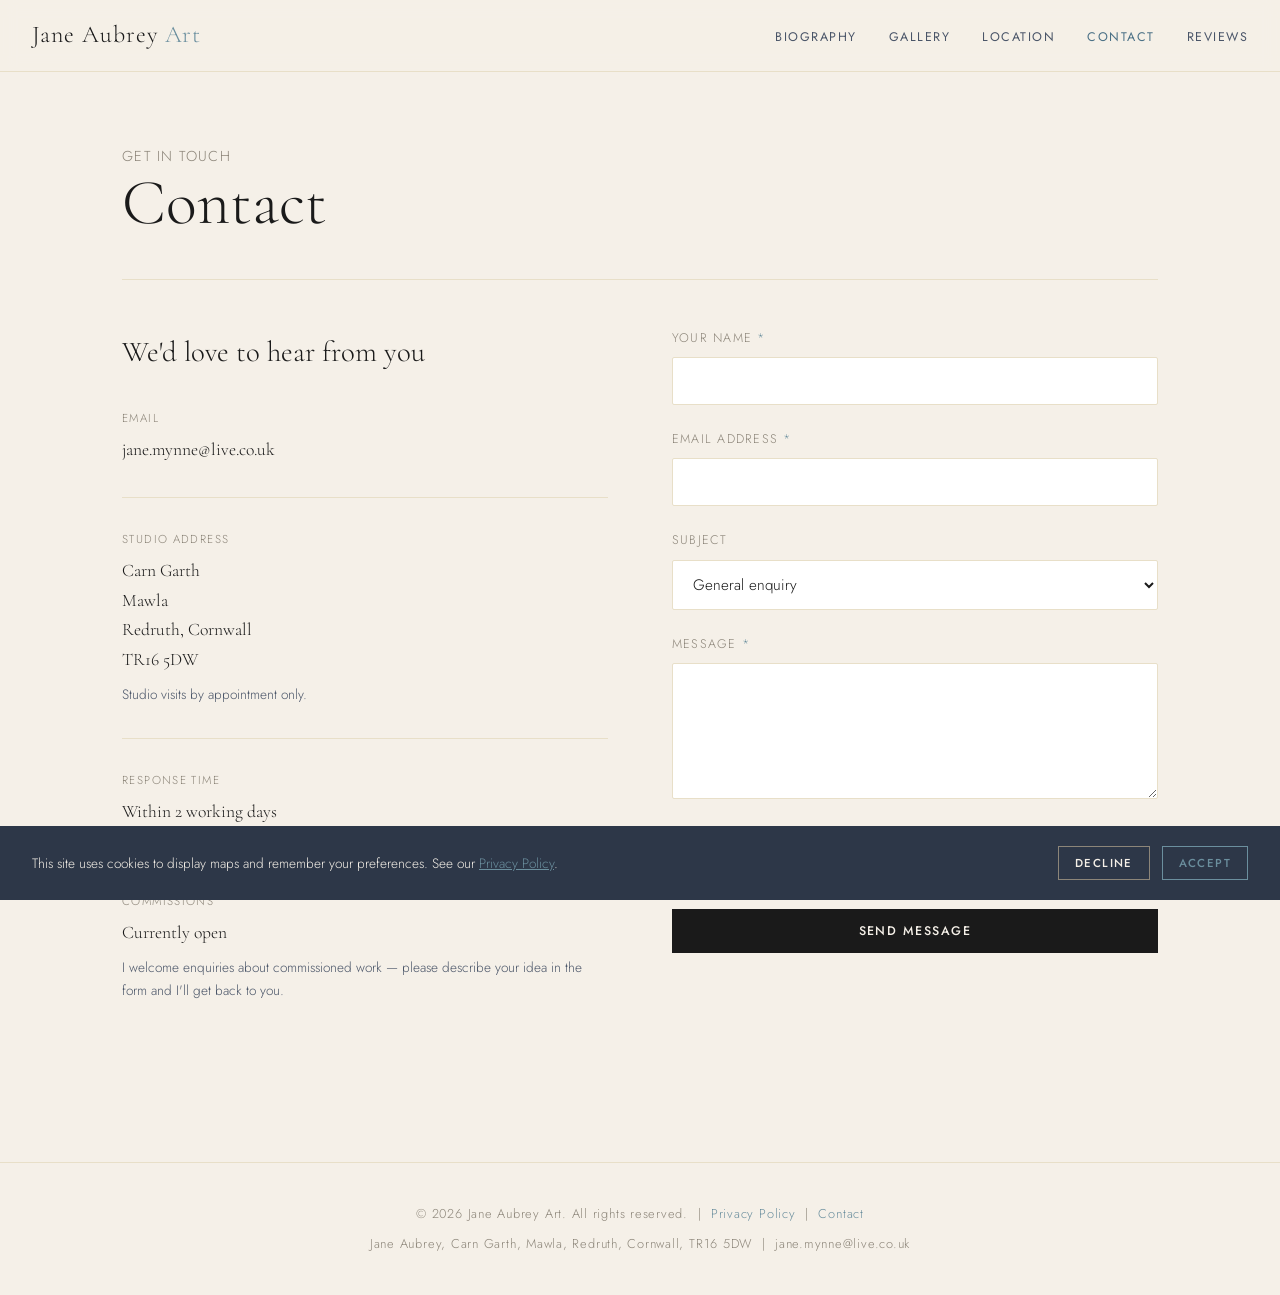
<file: contact.html>
<!DOCTYPE html>
<html lang="en">
<head>
  <meta charset="UTF-8">
  <meta name="viewport" content="width=device-width, initial-scale=1.0">
  <title>Contact — Jane Aubrey Art, Cornwall</title>
  <link rel="stylesheet" href="css/style.css">
  <style>
    .contact-layout {
      display: grid;
      grid-template-columns: 1fr 1fr;
      gap: 4rem;
      margin-bottom: 5rem;
      align-items: start;
    }
    .contact-info h2 {
      font-family: var(--font-display);
      font-size: 1.8rem;
      font-weight: 300;
      margin-bottom: 2rem;
    }
    .contact-block {
      margin-bottom: 2rem;
      padding-bottom: 2rem;
      border-bottom: 1px solid var(--sand);
    }
    .contact-block:last-child { border-bottom: none; }
    .contact-label {
      font-size: 0.72rem;
      letter-spacing: 0.12em;
      text-transform: uppercase;
      color: var(--stone);
      margin-bottom: 0.4rem;
    }
    .contact-value {
      font-family: var(--font-display);
      font-size: 1.1rem;
      color: var(--ink);
    }
    .contact-value a { color: var(--coast); }
    .contact-value a:hover { text-decoration: underline; }
    #success-msg {
      display: none;
      padding: 2rem;
      background: var(--white);
      box-shadow: var(--shadow-card);
      text-align: center;
    }
    #success-msg h3 {
      font-family: var(--font-display);
      font-size: 1.8rem;
      font-weight: 300;
      margin-bottom: 0.75rem;
    }
    @media (max-width: 768px) {
      .contact-layout { grid-template-columns: 1fr; gap: 2rem; }
    }
  </style>
</head>
<body>

  <nav>
    <a href="index.html" class="nav-brand">Jane Aubrey <span>Art</span></a>
    <button class="nav-toggle" aria-label="Open menu">
      <span></span><span></span><span></span>
    </button>
    <ul class="nav-links">
      <li><a href="index.html">Biography</a></li>
      <li><a href="gallery.html">Gallery</a></li>
      <li><a href="location.html">Location</a></li>
      <li><a href="contact.html">Contact</a></li>
      <li><a href="reviews.html">Reviews</a></li>
    </ul>
  </nav>

  <main class="page">
    <div class="page-header">
      <p class="subtitle">Get in touch</p>
      <h1>Contact</h1>
    </div>

    <div class="contact-layout">

      <div class="contact-info">
        <h2>We'd love to hear from you</h2>

        <div class="contact-block">
          <p class="contact-label">Email</p>
          <p class="contact-value">jane.mynne@live.co.uk</p>
        </div>

        <div class="contact-block">
          <p class="contact-label">Studio address</p>
          <p class="contact-value">
            Carn Garth<br>
            Mawla<br>
            Redruth, Cornwall<br>
            TR16 5DW
          </p>
          <p style="font-size:0.85rem;color:var(--slate);margin-top:0.5rem;">Studio visits by appointment only.</p>
        </div>

        <div class="contact-block">
          <p class="contact-label">Response time</p>
          <p class="contact-value">Within 2 working days</p>
        </div>

        <div class="contact-block">
          <p class="contact-label">Commissions</p>
          <p class="contact-value">Currently open</p>
          <p style="font-size:0.85rem;color:var(--slate);margin-top:0.5rem;">
            I welcome enquiries about commissioned work — please describe your idea
            in the form and I'll get back to you.
          </p>
        </div>
      </div>

      <div>
        <form id="contact-form" novalidate>
          <div class="form-group">
            <label for="c-name">Your name <span style="color:var(--coast)">*</span></label>
            <input type="text" id="c-name" name="name" autocomplete="name" required>
          </div>
          <div class="form-group">
            <label for="c-email">Email address <span style="color:var(--coast)">*</span></label>
            <input type="email" id="c-email" name="email" autocomplete="email" required>
          </div>
          <div class="form-group">
            <label for="c-subject">Subject</label>
            <select id="c-subject" name="subject">
              <option value="general">General enquiry</option>
              <option value="commission">Commission enquiry</option>
              <option value="visit">Studio visit</option>
              <option value="press">Press / media</option>
              <option value="other">Other</option>
            </select>
          </div>
          <div class="form-group">
            <label for="c-message">Message <span style="color:var(--coast)">*</span></label>
            <textarea id="c-message" name="message" rows="5" required></textarea>
          </div>
          <div class="form-group" style="display:flex;gap:0.75rem;align-items:flex-start;">
            <input type="checkbox" id="c-gdpr" name="gdpr" required style="width:auto;margin-top:0.2rem;flex-shrink:0;">
            <label for="c-gdpr" style="text-transform:none;font-size:0.85rem;letter-spacing:0;color:var(--slate);">
              I agree that Jane Aubrey may use my details to respond to this enquiry.
              <a href="privacy.html" style="color:var(--coast);">Privacy Policy</a>.
              <span style="color:var(--coast)">*</span>
            </label>
          </div>
          <div id="c-error" style="display:none;color:#b91c1c;font-size:0.85rem;margin-bottom:1rem;"></div>
          <button type="submit" class="btn btn-filled" style="width:100%;">Send message</button>
        </form>

        <div id="success-msg">
          <h3>Message sent</h3>
          <p style="color:var(--slate);">Thank you — I'll be in touch within 2 working days.</p>
        </div>
      </div>

    </div>
  </main>

  <footer>
    <p>
      &copy; <span id="yr"></span> Jane Aubrey Art. All rights reserved. &nbsp;|&nbsp;
      <a href="privacy.html">Privacy Policy</a> &nbsp;|&nbsp;
      <a href="contact.html">Contact</a>
    </p>
    <p style="margin-top:0.5rem;">Jane Aubrey, Carn Garth, Mawla, Redruth, Cornwall, TR16 5DW &nbsp;|&nbsp; jane.mynne@live.co.uk</p>
  </footer>

  <div id="cookie-banner" role="region" aria-label="Cookie consent">
    <p>This site uses cookies to display maps and remember your preferences. See our <a href="privacy.html">Privacy Policy</a>.</p>
    <div class="cookie-actions">
      <button id="cookie-decline" class="btn" style="border-color:var(--stone);color:var(--linen);font-size:0.72rem;padding:0.5rem 1rem;">Decline</button>
      <button id="cookie-accept" class="btn btn-coast" style="font-size:0.72rem;padding:0.5rem 1rem;border-color:var(--coast);color:var(--coast);">Accept</button>
    </div>
  </div>

  <script src="js/main.js"></script>
  <script>
    document.getElementById('yr').textContent = new Date().getFullYear();
    const form   = document.getElementById('contact-form');
    const errBox = document.getElementById('c-error');
    const btn    = form.querySelector('button[type="submit"]');

    form.addEventListener('submit', async e => {
      e.preventDefault();
      errBox.style.display = 'none';

      const name    = document.getElementById('c-name').value.trim();
      const email   = document.getElementById('c-email').value.trim();
      const message = document.getElementById('c-message').value.trim();
      const gdpr    = document.getElementById('c-gdpr').checked;

      if (!name || !email || !message || !gdpr) {
        errBox.textContent = 'Please fill in all required fields and accept the privacy notice.';
        errBox.style.display = 'block';
        return;
      }

      btn.disabled = true;
      btn.textContent = 'Sending…';

      try {
        const res = await fetch('https://formspree.io/f/maqzddab', {
          method: 'POST',
          headers: { 'Accept': 'application/json' },
          body: new FormData(form)
        });
        if (res.ok) {
          form.style.display = 'none';
          document.getElementById('success-msg').style.display = 'block';
        } else {
          throw new Error('server error');
        }
      } catch(err) {
        errBox.textContent = 'Sorry, something went wrong. Please email jane.mynne@live.co.uk directly.';
        errBox.style.display = 'block';
        btn.disabled = false;
        btn.textContent = 'Send message';
      }
    });
  </script>
</body>
</html>
</file>
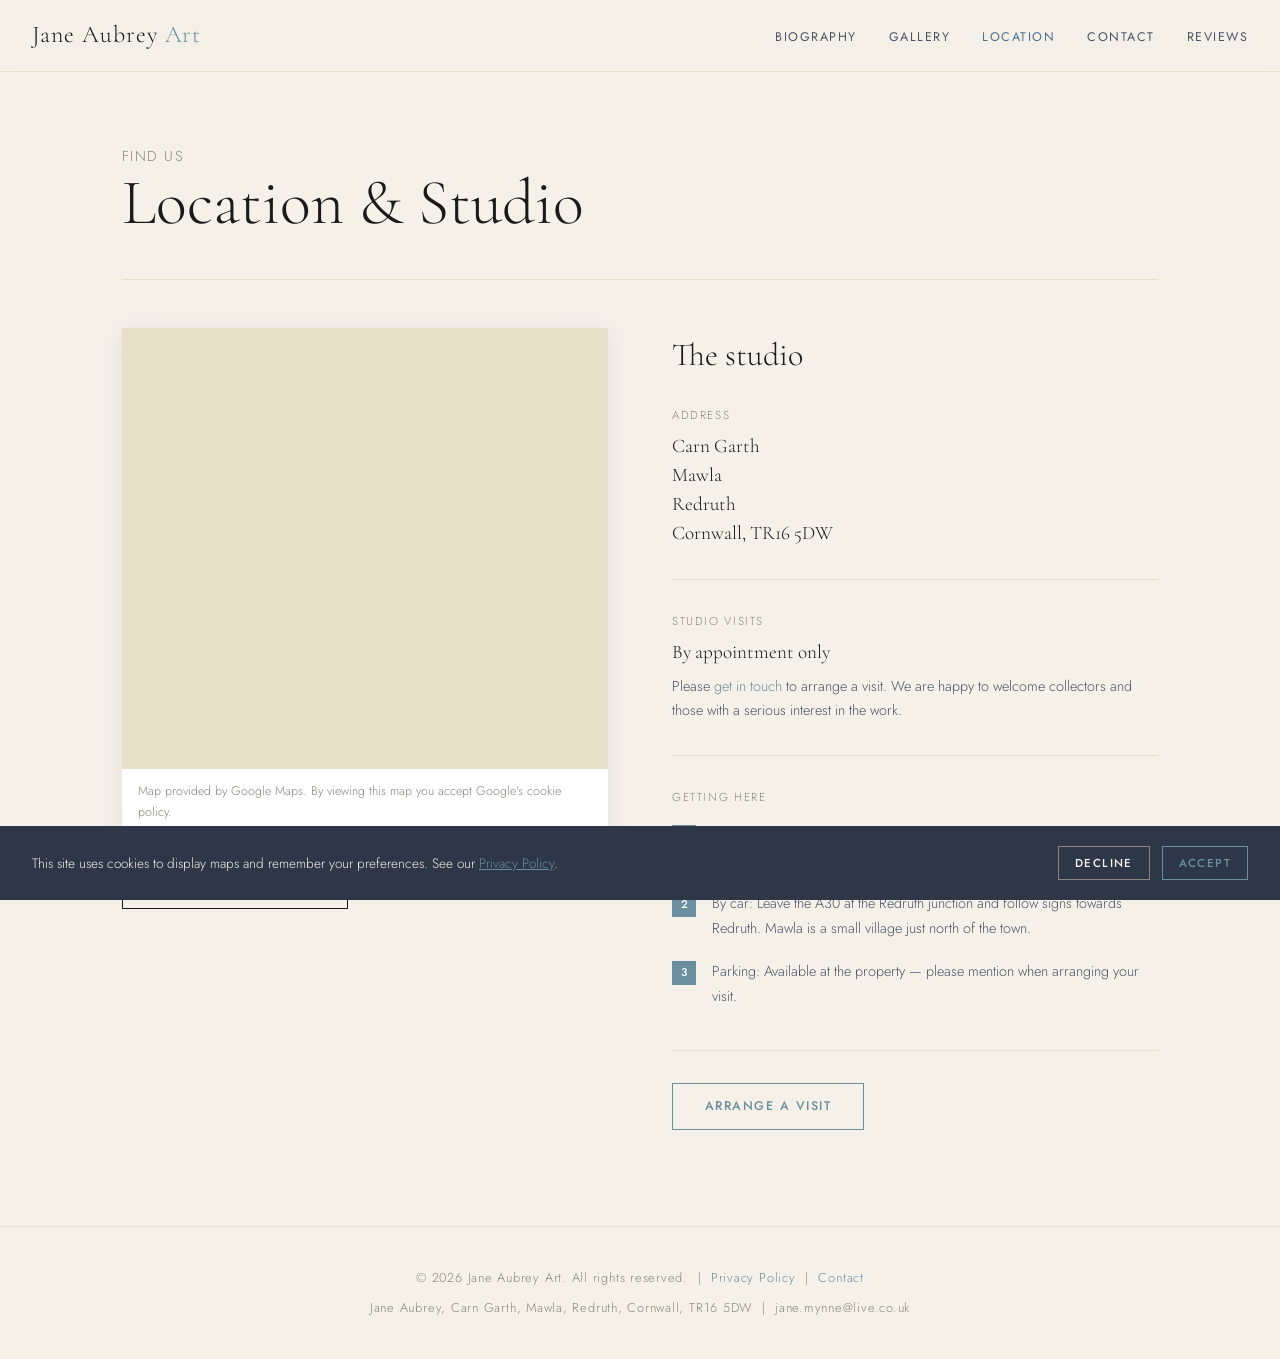
<file: location.html>
<!DOCTYPE html>
<html lang="en">
<head>
  <meta charset="UTF-8">
  <meta name="viewport" content="width=device-width, initial-scale=1.0">
  <title>Location — Jane Aubrey Art, Cornwall</title>
  <link rel="stylesheet" href="css/style.css">
  <style>
    .location-grid {
      display: grid;
      grid-template-columns: 1fr 1fr;
      gap: 4rem;
      align-items: start;
      margin-bottom: 4rem;
    }
    .map-wrap {
      background: var(--sand);
      overflow: hidden;
      box-shadow: var(--shadow-soft);
    }
    .map-wrap iframe {
      display: block;
      width: 100%;
      height: 440px;
      border: none;
    }
    .map-notice {
      padding: 0.75rem 1rem;
      font-size: 0.78rem;
      color: var(--stone);
      border-top: 1px solid var(--sand);
      background: var(--white);
    }
    .location-info h2 {
      font-family: var(--font-display);
      font-size: 2rem;
      font-weight: 300;
      margin-bottom: 1.5rem;
    }
    .location-block {
      margin-bottom: 2rem;
      padding-bottom: 2rem;
      border-bottom: 1px solid var(--sand);
    }
    .location-block:last-child { border-bottom: none; }
    .location-label {
      font-size: 0.72rem;
      letter-spacing: 0.14em;
      text-transform: uppercase;
      color: var(--stone);
      margin-bottom: 0.4rem;
    }
    .location-value {
      font-family: var(--font-display);
      font-size: 1.2rem;
      color: var(--ink);
      line-height: 1.5;
    }
    .location-note {
      font-size: 0.9rem;
      color: var(--slate);
      margin-top: 0.4rem;
    }
    .directions-list { list-style: none; counter-reset: dirs; }
    .directions-list li {
      counter-increment: dirs;
      display: flex;
      gap: 1rem;
      align-items: flex-start;
      padding: 0.6rem 0;
      font-size: 0.9rem;
      color: var(--slate);
    }
    .directions-list li::before {
      content: counter(dirs);
      flex-shrink: 0;
      width: 1.5rem;
      height: 1.5rem;
      background: var(--coast);
      color: var(--white);
      font-size: 0.7rem;
      font-weight: 500;
      display: flex;
      align-items: center;
      justify-content: center;
      margin-top: 0.1rem;
    }
    @media (max-width: 768px) {
      .location-grid { grid-template-columns: 1fr; gap: 2rem; }
    }
  </style>
</head>
<body>

  <nav>
    <a href="index.html" class="nav-brand">Jane Aubrey <span>Art</span></a>
    <button class="nav-toggle" aria-label="Open menu">
      <span></span><span></span><span></span>
    </button>
    <ul class="nav-links">
      <li><a href="index.html">Biography</a></li>
      <li><a href="gallery.html">Gallery</a></li>
      <li><a href="location.html">Location</a></li>
      <li><a href="contact.html">Contact</a></li>
      <li><a href="reviews.html">Reviews</a></li>
    </ul>
  </nav>

  <main class="page">
    <div class="page-header">
      <p class="subtitle">Find us</p>
      <h1>Location &amp; Studio</h1>
    </div>

    <div class="location-grid">

      <div>
        <div class="map-wrap">
          <iframe
            src="https://www.google.com/maps/embed?pb=!1m18!1m12!1m3!1d11837.623640299904!2d-5.235240792500091!3d50.27054776474292!2m3!1f0!2f0!3f0!3m2!1i1024!2i768!4f13.1!3m3!1m2!1s0x486b1f2692875bbf%3A0x5dd0bc42950b570d!2sMawla%2C%20Redruth%20TR16%205DW!5e0!3m2!1sen!2suk!4v1780845458203!5m2!1sen!2suk"
            allowfullscreen=""
            loading="lazy"
            referrerpolicy="no-referrer-when-downgrade"
            title="Map showing studio location in Mawla, Redruth">
          </iframe>
          <p class="map-notice">Map provided by Google Maps. By viewing this map you accept Google's cookie policy.</p>
        </div>
        <div class="mt-1">
          <a href="https://maps.google.com/?q=Mawla,Redruth,Cornwall,TR16+5DW" target="_blank" rel="noopener" class="btn mt-1" style="font-size:0.75rem;padding:0.6rem 1.25rem;">
            Open in Google Maps ↗
          </a>
        </div>
      </div>

      <div class="location-info">
        <h2>The studio</h2>

        <div class="location-block">
          <p class="location-label">Address</p>
          <p class="location-value">
            Carn Garth<br>
            Mawla<br>
            Redruth<br>
            Cornwall, TR16 5DW
          </p>
        </div>

        <div class="location-block">
          <p class="location-label">Studio visits</p>
          <p class="location-value">By appointment only</p>
          <p class="location-note">
            Please <a href="contact.html" style="color:var(--coast);">get in touch</a> to arrange a visit.
            We are happy to welcome collectors and those with a serious interest in the work.
          </p>
        </div>

        <div class="location-block">
          <p class="location-label">Getting here</p>
          <ul class="directions-list">
            <li>By train: Redruth station is on the main Penzance to London Paddington line. Mawla is a short taxi ride from the station.</li>
            <li>By car: Leave the A30 at the Redruth junction and follow signs towards Redruth. Mawla is a small village just north of the town.</li>
            <li>Parking: Available at the property — please mention when arranging your visit.</li>
          </ul>
        </div>

        <a href="contact.html" class="btn btn-coast">Arrange a visit</a>
      </div>

    </div>
  </main>

  <footer>
    <p>
      &copy; <span id="yr"></span> Jane Aubrey Art. All rights reserved. &nbsp;|&nbsp;
      <a href="privacy.html">Privacy Policy</a> &nbsp;|&nbsp;
      <a href="contact.html">Contact</a>
    </p>
    <p style="margin-top:0.5rem;">Jane Aubrey, Carn Garth, Mawla, Redruth, Cornwall, TR16 5DW &nbsp;|&nbsp; jane.mynne@live.co.uk</p>
  </footer>

  <div id="cookie-banner" role="region" aria-label="Cookie consent">
    <p>This site uses cookies to display maps and remember your preferences. See our <a href="privacy.html">Privacy Policy</a>.</p>
    <div class="cookie-actions">
      <button id="cookie-decline" class="btn" style="border-color:var(--stone);color:var(--linen);font-size:0.72rem;padding:0.5rem 1rem;">Decline</button>
      <button id="cookie-accept" class="btn btn-coast" style="font-size:0.72rem;padding:0.5rem 1rem;border-color:var(--coast);color:var(--coast);">Accept</button>
    </div>
  </div>

  <script src="js/main.js"></script>
  <script>document.getElementById('yr').textContent = new Date().getFullYear();</script>
</body>
</html>
</file>
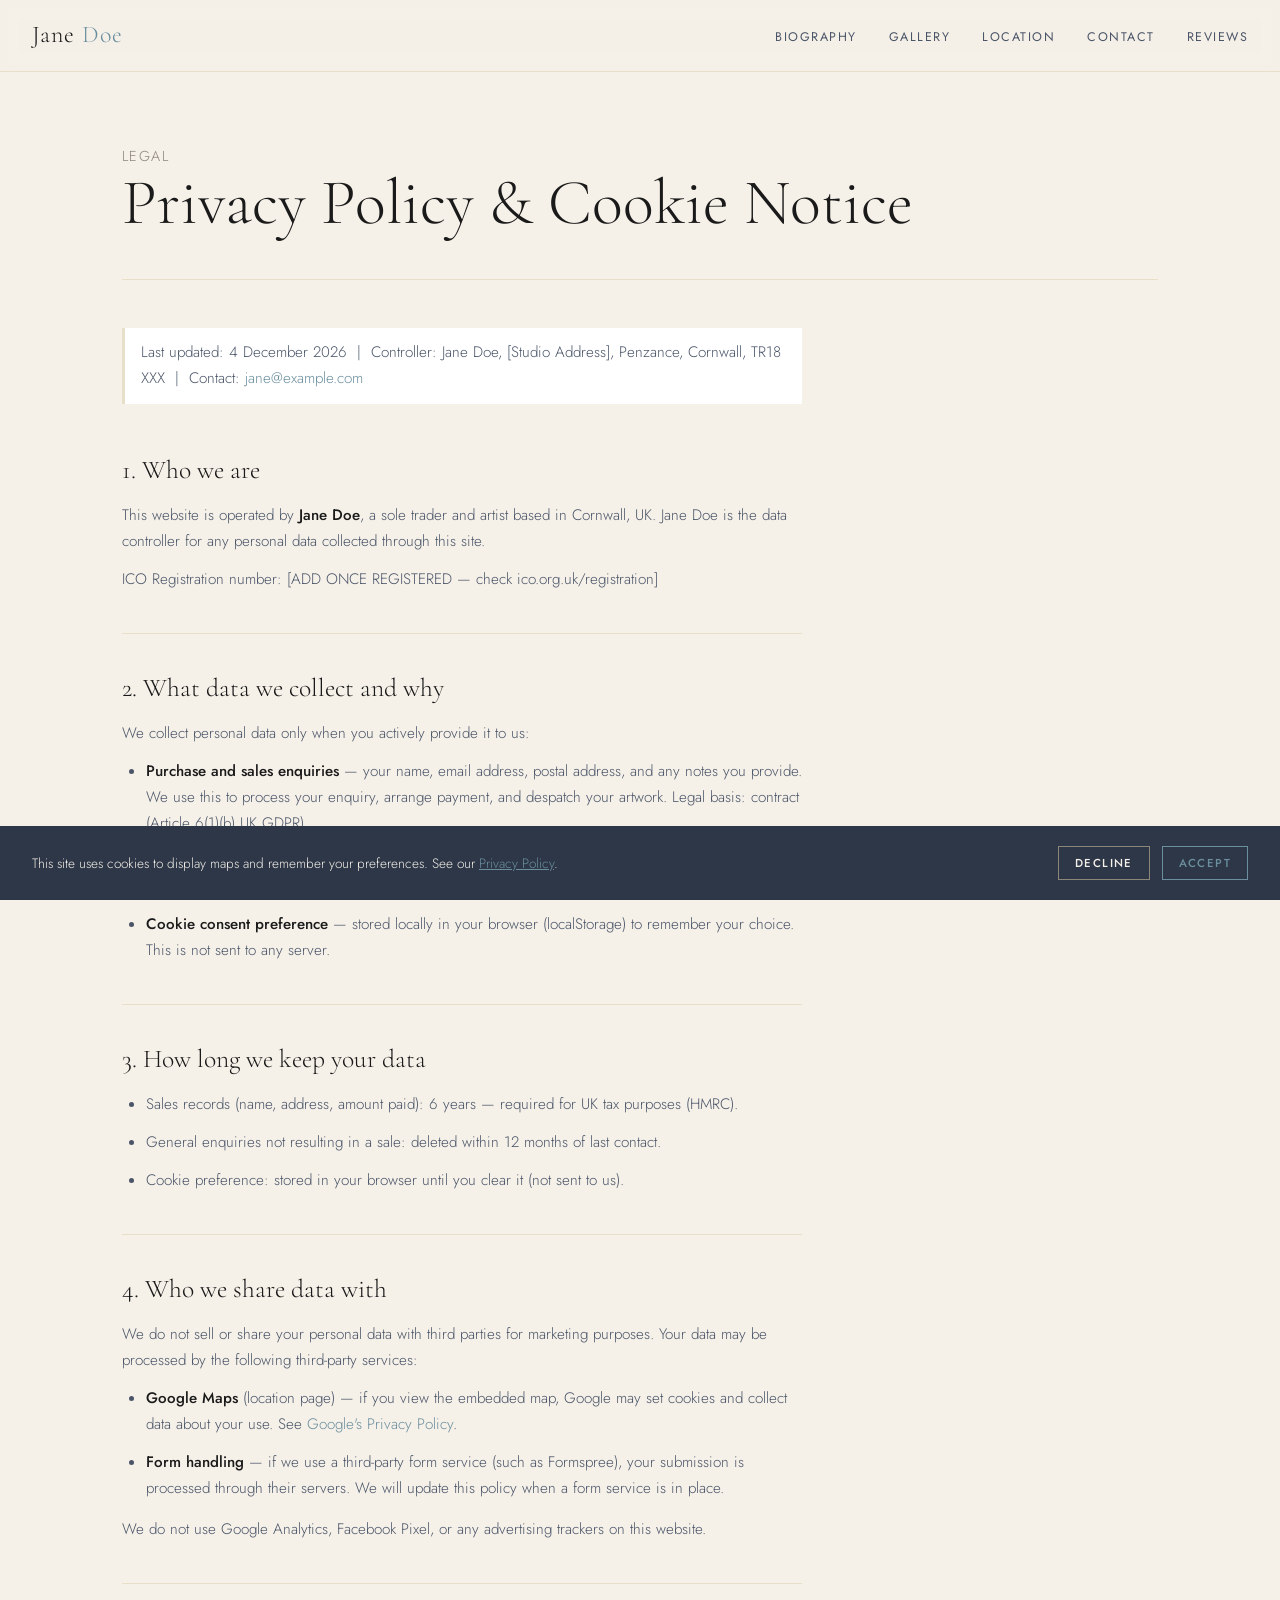
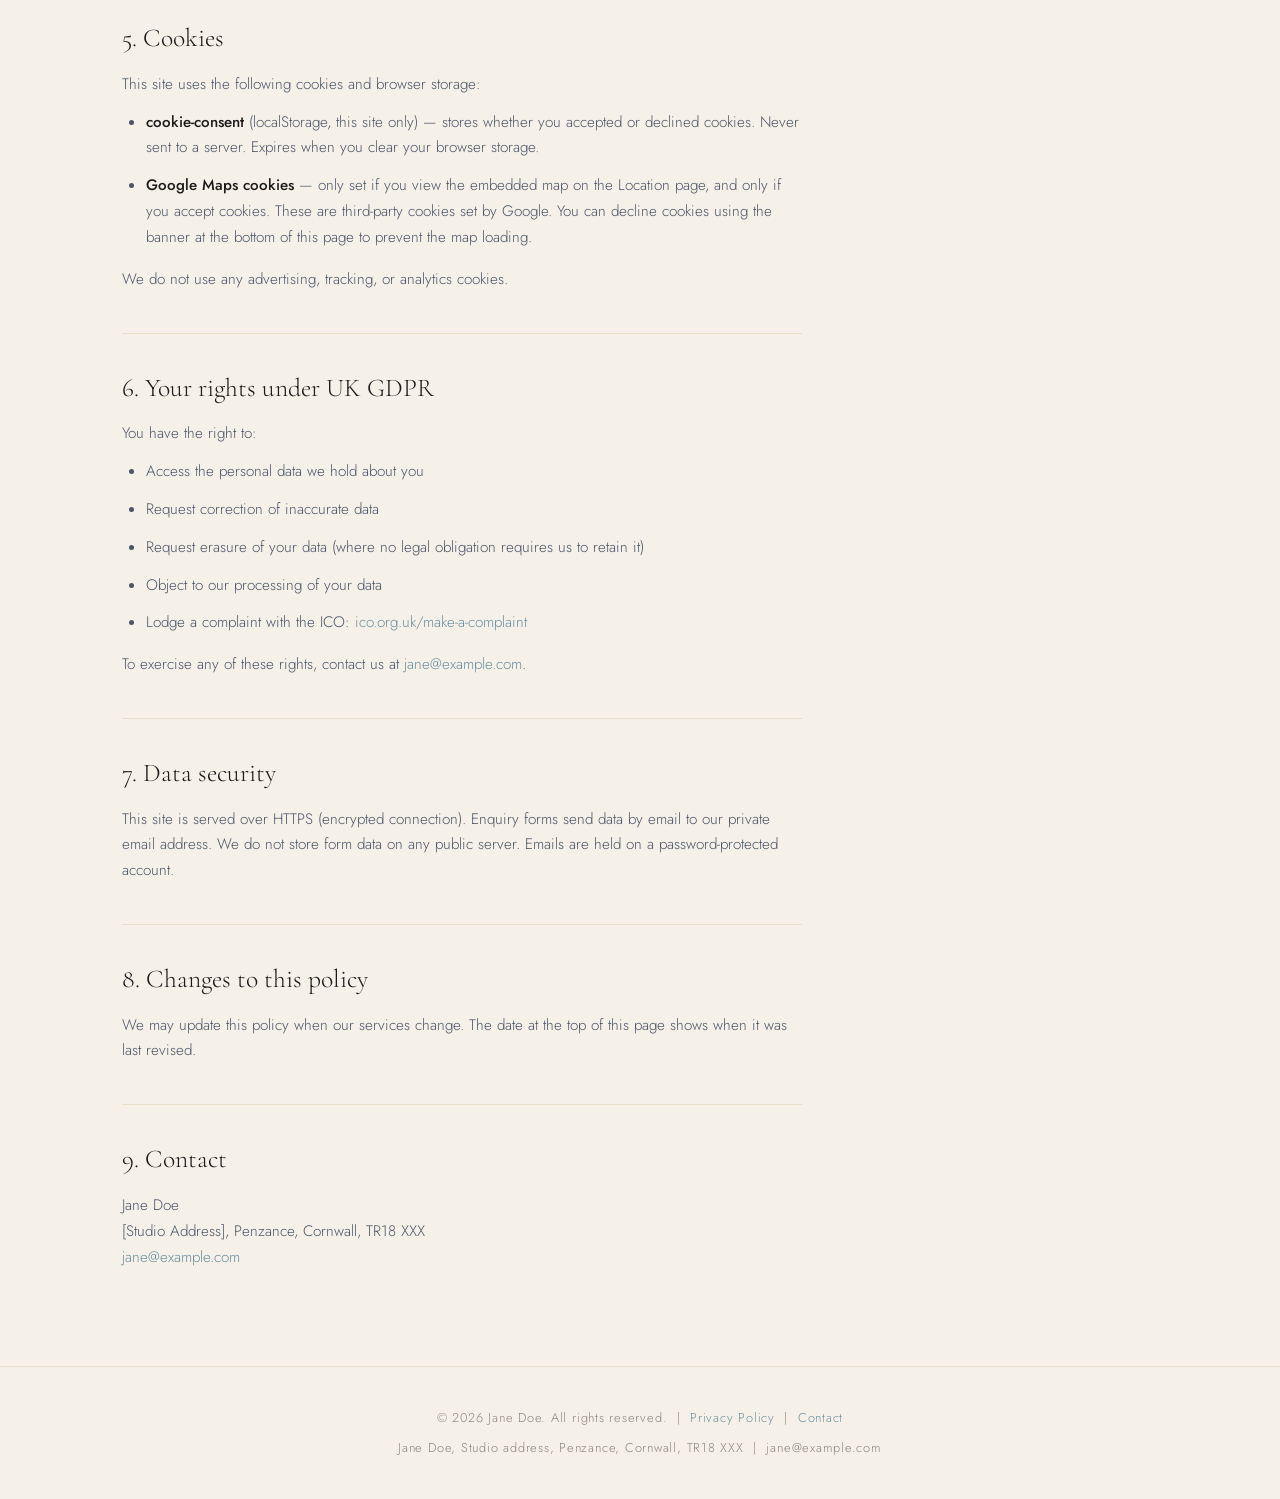
<file: privacy.html>
<!DOCTYPE html>
<html lang="en">
<head>
  <meta charset="UTF-8">
  <meta name="viewport" content="width=device-width, initial-scale=1.0">
  <title>Privacy Policy — Jane Doe, Cornwall</title>
  <link rel="stylesheet" href="css/style.css">
  <style>
    .policy-body { max-width: 680px; margin-bottom: 5rem; }
    .policy-body h2 {
      font-family: var(--font-display);
      font-size: 1.6rem;
      font-weight: 300;
      margin: 2.5rem 0 0.75rem;
      padding-top: 2rem;
      border-top: 1px solid var(--sand);
    }
    .policy-body h2:first-of-type { border-top: none; margin-top: 0; }
    .policy-body p, .policy-body li {
      color: var(--slate);
      margin-bottom: 0.75rem;
      font-size: 0.95rem;
    }
    .policy-body ul {
      padding-left: 1.5rem;
      margin-bottom: 1rem;
    }
    .policy-body strong { color: var(--ink); font-weight: 500; }
    .policy-body a { color: var(--coast); }
    .policy-body a:hover { text-decoration: underline; }
    .policy-meta {
      font-size: 0.8rem;
      color: var(--stone);
      margin-bottom: 2.5rem;
      padding: 0.75rem 1rem;
      background: var(--white);
      border-left: 3px solid var(--sand);
    }
  </style>
</head>
<body>

  <nav>
    <a href="index.html" class="nav-brand">Jane <span>Doe</span></a>
    <button class="nav-toggle" aria-label="Open menu">
      <span></span><span></span><span></span>
    </button>
    <ul class="nav-links">
      <li><a href="index.html">Biography</a></li>
      <li><a href="gallery.html">Gallery</a></li>
      <li><a href="location.html">Location</a></li>
      <li><a href="contact.html">Contact</a></li>
      <li><a href="reviews.html">Reviews</a></li>
    </ul>
  </nav>

  <main class="page">
    <div class="page-header">
      <p class="subtitle">Legal</p>
      <h1>Privacy Policy &amp; Cookie Notice</h1>
    </div>

    <div class="policy-body">
      <p class="policy-meta">
        Last updated: <span id="policy-date"></span> &nbsp;|&nbsp;
        Controller: Jane Doe, [Studio Address], Penzance, Cornwall, TR18 XXX &nbsp;|&nbsp;
        Contact: <a href="mailto:jane@example.com">jane@example.com</a>
      </p>

      <h2>1. Who we are</h2>
      <p>
        This website is operated by <strong>Jane Doe</strong>, a sole trader and artist based in Cornwall, UK. 
        Jane Doe is the data controller for any personal data collected through this site.
      </p>
      <p>
        <!-- EDIT: Add ICO registration number once registered -->
        ICO Registration number: [ADD ONCE REGISTERED — check ico.org.uk/registration]
      </p>

      <h2>2. What data we collect and why</h2>
      <p>We collect personal data only when you actively provide it to us:</p>
      <ul>
        <li>
          <strong>Purchase and sales enquiries</strong> — your name, email address, postal address, and any notes 
          you provide. We use this to process your enquiry, arrange payment, and despatch your artwork. 
          Legal basis: contract (Article 6(1)(b) UK GDPR).
        </li>
        <li>
          <strong>General contact messages</strong> — your name and email address. We use this solely to respond 
          to your message. Legal basis: legitimate interests (Article 6(1)(f) UK GDPR).
        </li>
        <li>
          <strong>Cookie consent preference</strong> — stored locally in your browser (localStorage) to remember 
          your choice. This is not sent to any server.
        </li>
      </ul>

      <h2>3. How long we keep your data</h2>
      <ul>
        <li>Sales records (name, address, amount paid): 6 years — required for UK tax purposes (HMRC).</li>
        <li>General enquiries not resulting in a sale: deleted within 12 months of last contact.</li>
        <li>Cookie preference: stored in your browser until you clear it (not sent to us).</li>
      </ul>

      <h2>4. Who we share data with</h2>
      <p>
        We do not sell or share your personal data with third parties for marketing purposes. 
        Your data may be processed by the following third-party services:
      </p>
      <ul>
        <li>
          <strong>Google Maps</strong> (location page) — if you view the embedded map, Google may set cookies 
          and collect data about your use. See 
          <a href="https://policies.google.com/privacy" target="_blank" rel="noopener">Google's Privacy Policy</a>.
        </li>
        <li>
          <strong>Form handling</strong> — if we use a third-party form service (such as Formspree), 
          your submission is processed through their servers. We will update this policy when a 
          form service is in place.
        </li>
      </ul>
      <p>
        We do not use Google Analytics, Facebook Pixel, or any advertising trackers on this website.
      </p>

      <h2>5. Cookies</h2>
      <p>This site uses the following cookies and browser storage:</p>
      <ul>
        <li>
          <strong>cookie-consent</strong> (localStorage, this site only) — stores whether you accepted or 
          declined cookies. Never sent to a server. Expires when you clear your browser storage.
        </li>
        <li>
          <strong>Google Maps cookies</strong> — only set if you view the embedded map on the Location page, 
          and only if you accept cookies. These are third-party cookies set by Google. You can decline 
          cookies using the banner at the bottom of this page to prevent the map loading.
        </li>
      </ul>
      <p>
        We do not use any advertising, tracking, or analytics cookies.
      </p>

      <h2>6. Your rights under UK GDPR</h2>
      <p>You have the right to:</p>
      <ul>
        <li>Access the personal data we hold about you</li>
        <li>Request correction of inaccurate data</li>
        <li>Request erasure of your data (where no legal obligation requires us to retain it)</li>
        <li>Object to our processing of your data</li>
        <li>Lodge a complaint with the ICO: <a href="https://ico.org.uk/make-a-complaint/" target="_blank" rel="noopener">ico.org.uk/make-a-complaint</a></li>
      </ul>
      <p>To exercise any of these rights, contact us at <a href="mailto:jane@example.com">jane@example.com</a>.</p>

      <h2>7. Data security</h2>
      <p>
        This site is served over HTTPS (encrypted connection). Enquiry forms send data by email to our 
        private email address. We do not store form data on any public server. Emails are held on 
        a password-protected account.
      </p>

      <h2>8. Changes to this policy</h2>
      <p>
        We may update this policy when our services change. The date at the top of this page shows 
        when it was last revised.
      </p>

      <h2>9. Contact</h2>
      <p>
        Jane Doe<br>
        [Studio Address], Penzance, Cornwall, TR18 XXX<br>
        <a href="mailto:jane@example.com">jane@example.com</a>
      </p>
    </div>
  </main>

  <footer>
    <p>&copy; <span id="yr"></span> Jane Doe. All rights reserved. &nbsp;|&nbsp; <a href="privacy.html">Privacy Policy</a> &nbsp;|&nbsp; <a href="contact.html">Contact</a></p>
    <p style="margin-top:0.5rem;">Jane Doe, Studio address, Penzance, Cornwall, TR18 XXX &nbsp;|&nbsp; jane@example.com</p>
  </footer>

  <div id="cookie-banner" role="region" aria-label="Cookie consent">
    <p>This site uses cookies to display maps and remember your preferences. See our <a href="privacy.html">Privacy Policy</a>.</p>
    <div class="cookie-actions">
      <button id="cookie-decline" class="btn" style="border-color:var(--stone);color:var(--linen);font-size:0.72rem;padding:0.5rem 1rem;">Decline</button>
      <button id="cookie-accept" class="btn btn-coast" style="font-size:0.72rem;padding:0.5rem 1rem;border-color:var(--coast);color:var(--coast);">Accept</button>
    </div>
  </div>

  <script src="js/main.js"></script>
  <script>
    document.getElementById('yr').textContent = new Date().getFullYear();
    // Show policy date
    document.getElementById('policy-date').textContent =
      new Date().toLocaleDateString('en-GB', {day:'numeric', month:'long', year:'numeric'});
  </script>
</body>
</html>
</file>
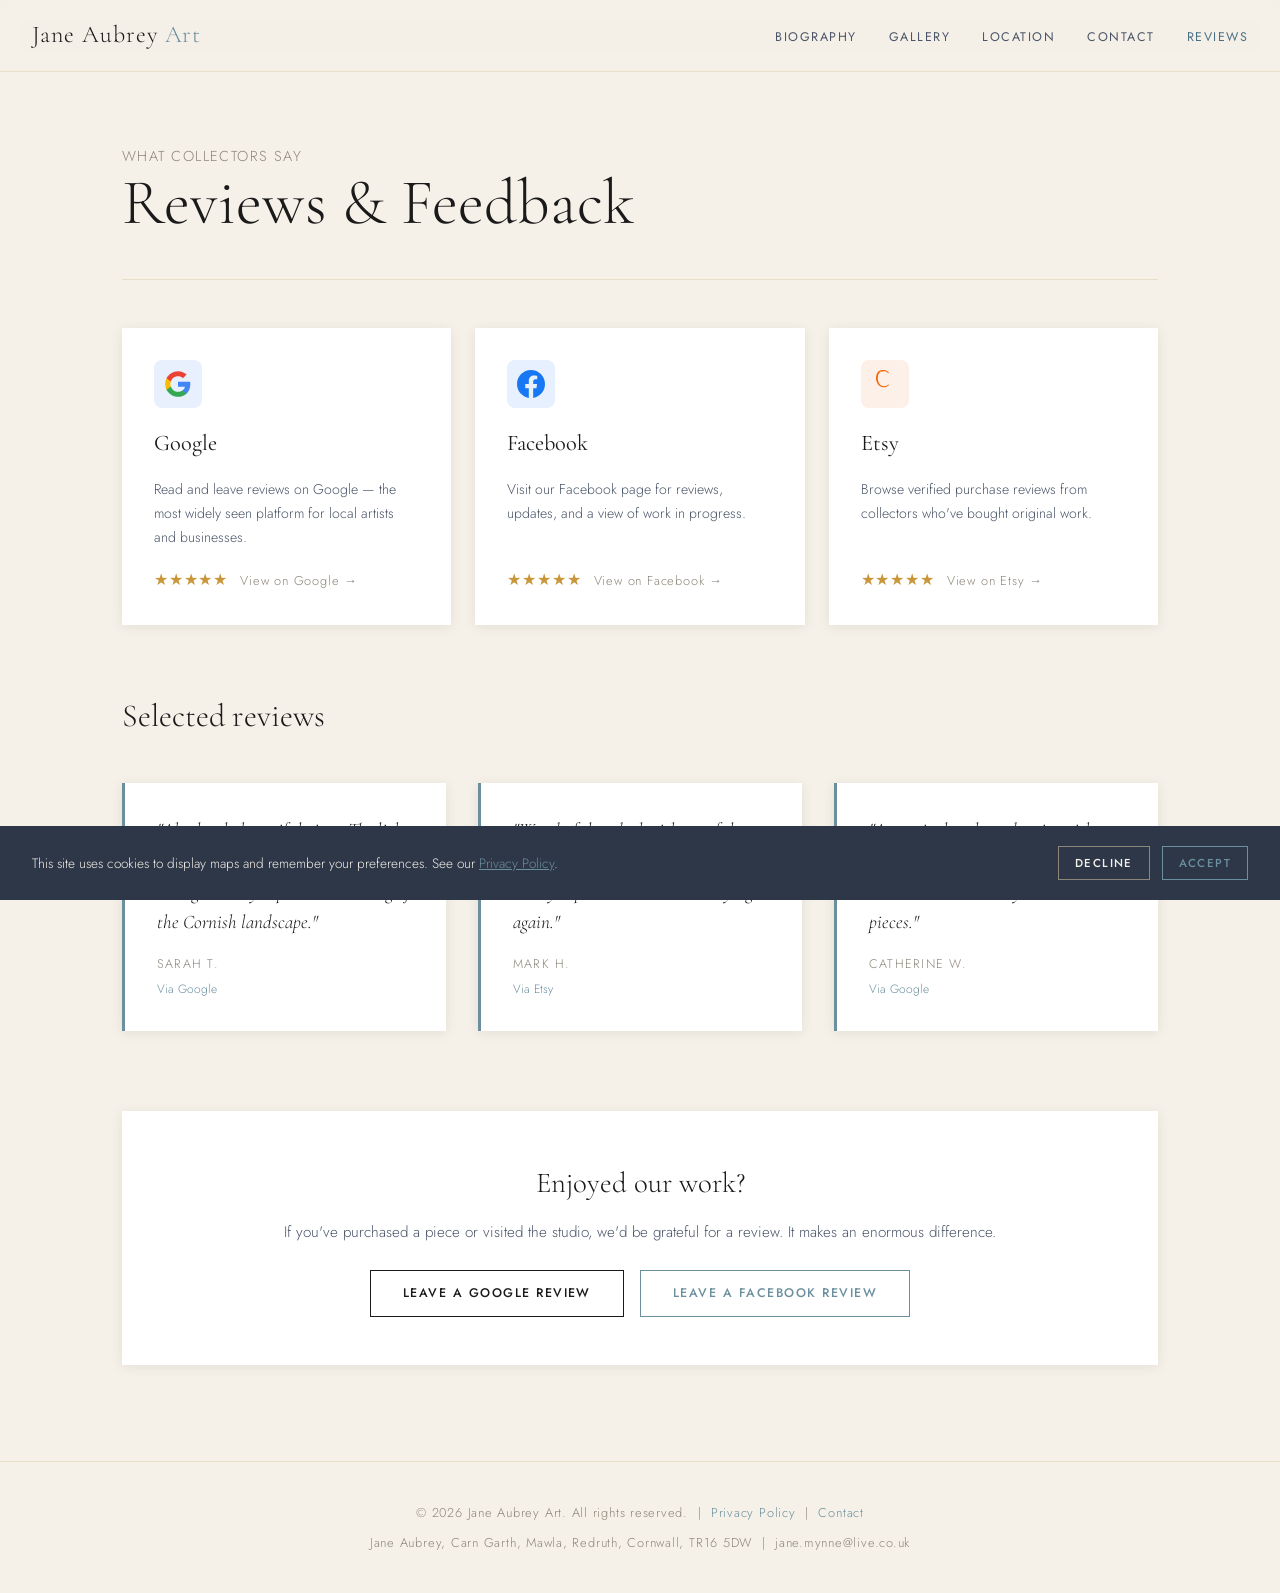
<file: reviews.html>
<!DOCTYPE html>
<html lang="en">
<head>
  <meta charset="UTF-8">
  <meta name="viewport" content="width=device-width, initial-scale=1.0">
  <title>Reviews — Jane Aubrey Art, Cornwall</title>
  <link rel="stylesheet" href="css/style.css">
  <style>
    .review-platforms {
      display: grid;
      grid-template-columns: repeat(auto-fill, minmax(280px, 1fr));
      gap: 1.5rem;
      margin-bottom: 4rem;
    }
    .platform-card {
      background: var(--white);
      box-shadow: var(--shadow-card);
      padding: 2rem;
      display: flex;
      flex-direction: column;
      gap: 1rem;
      transition: transform 0.2s, box-shadow 0.2s;
    }
    .platform-card:hover { transform: translateY(-3px); box-shadow: var(--shadow-soft); }
    .platform-icon {
      width: 48px;
      height: 48px;
      border-radius: 8px;
      display: flex;
      align-items: center;
      justify-content: center;
      font-size: 1.4rem;
    }
    .platform-name { font-family: var(--font-display); font-size: 1.4rem; font-weight: 400; }
    .platform-desc { font-size: 0.88rem; color: var(--slate); flex: 1; }
    .platform-rating { font-size: 1rem; color: #c9963a; letter-spacing: 0.05em; }
    .platform-rating span { color: var(--stone); font-size: 0.8rem; margin-left: 0.4rem; }
    .quotes-section { margin-bottom: 5rem; }
    .quotes-section h2 {
      font-family: var(--font-display);
      font-size: 2rem;
      font-weight: 300;
      margin-bottom: 2.5rem;
    }
    .quotes-grid {
      display: grid;
      grid-template-columns: repeat(auto-fill, minmax(300px, 1fr));
      gap: 2rem;
    }
    .quote-card {
      padding: 2rem;
      border-left: 3px solid var(--coast);
      background: var(--white);
      box-shadow: var(--shadow-card);
    }
    .quote-text {
      font-family: var(--font-display);
      font-size: 1.2rem;
      font-weight: 300;
      font-style: italic;
      line-height: 1.6;
      color: var(--ink);
      margin-bottom: 1rem;
    }
    .quote-author { font-size: 0.78rem; letter-spacing: 0.1em; text-transform: uppercase; color: var(--stone); }
    .quote-source { font-size: 0.75rem; color: var(--coast); margin-top: 0.2rem; }
    .review-cta {
      text-align: center;
      padding: 3rem;
      background: var(--white);
      box-shadow: var(--shadow-card);
      margin-bottom: 4rem;
    }
    .review-cta h3 { font-family: var(--font-display); font-size: 1.8rem; font-weight: 300; margin-bottom: 0.75rem; }
    .review-cta p { color: var(--slate); margin-bottom: 1.5rem; font-size: 0.95rem; }
    .review-cta .cta-links { display: flex; gap: 1rem; justify-content: center; flex-wrap: wrap; }
  </style>
</head>
<body>

  <nav>
    <a href="index.html" class="nav-brand">Jane Aubrey <span>Art</span></a>
    <button class="nav-toggle" aria-label="Open menu">
      <span></span><span></span><span></span>
    </button>
    <ul class="nav-links">
      <li><a href="index.html">Biography</a></li>
      <li><a href="gallery.html">Gallery</a></li>
      <li><a href="location.html">Location</a></li>
      <li><a href="contact.html">Contact</a></li>
      <li><a href="reviews.html">Reviews</a></li>
    </ul>
  </nav>

  <main class="page">
    <div class="page-header">
      <p class="subtitle">What collectors say</p>
      <h1>Reviews &amp; Feedback</h1>
    </div>

    <div class="review-platforms">
      <a href="#" class="platform-card">
        <div class="platform-icon" style="background:#e8f0fe;">
          <svg width="28" height="28" viewBox="0 0 24 24" fill="none">
            <path d="M22.56 12.25c0-.78-.07-1.53-.2-2.25H12v4.26h5.92c-.26 1.37-1.04 2.53-2.21 3.31v2.77h3.57c2.08-1.92 3.28-4.74 3.28-8.09z" fill="#4285F4"/>
            <path d="M12 23c2.97 0 5.46-.98 7.28-2.66l-3.57-2.77c-.98.66-2.23 1.06-3.71 1.06-2.86 0-5.29-1.93-6.16-4.53H2.18v2.84C3.99 20.53 7.7 23 12 23z" fill="#34A853"/>
            <path d="M5.84 14.09c-.22-.66-.35-1.36-.35-2.09s.13-1.43.35-2.09V7.07H2.18C1.43 8.55 1 10.22 1 12s.43 3.45 1.18 4.93l2.85-2.22.81-.62z" fill="#FBBC05"/>
            <path d="M12 5.38c1.62 0 3.06.56 4.21 1.64l3.15-3.15C17.45 2.09 14.97 1 12 1 7.7 1 3.99 3.47 2.18 7.07l3.66 2.84c.87-2.6 3.3-4.53 6.16-4.53z" fill="#EA4335"/>
          </svg>
        </div>
        <p class="platform-name">Google</p>
        <p class="platform-desc">Read and leave reviews on Google — the most widely seen platform for local artists and businesses.</p>
        <p class="platform-rating">★★★★★ <span>View on Google →</span></p>
      </a>

      <a href="#" class="platform-card">
        <div class="platform-icon" style="background:#e7f0fe;">
          <svg width="28" height="28" viewBox="0 0 24 24" fill="#1877F2">
            <path d="M24 12.073c0-6.627-5.373-12-12-12s-12 5.373-12 12c0 5.99 4.388 10.954 10.125 11.854v-8.385H7.078v-3.47h3.047V9.43c0-3.007 1.792-4.669 4.533-4.669 1.312 0 2.686.235 2.686.235v2.953H15.83c-1.491 0-1.956.925-1.956 1.874v2.25h3.328l-.532 3.47h-2.796v8.385C19.612 23.027 24 18.062 24 12.073z"/>
          </svg>
        </div>
        <p class="platform-name">Facebook</p>
        <p class="platform-desc">Visit our Facebook page for reviews, updates, and a view of work in progress.</p>
        <p class="platform-rating">★★★★★ <span>View on Facebook →</span></p>
      </a>

      <a href="#" class="platform-card">
        <div class="platform-icon" style="background:#fdf0e8;">
          <svg width="28" height="28" viewBox="0 0 24 24" fill="#F56400">
            <path d="M9.51 1.4c.39-.25.9-.37 1.55-.37 1.23 0 2.33.42 3.29 1.27l.59.54.42-.62C14.71 1.44 14 .76 13.01.37 12.04 0 10.99 0 9.87 0c-1.1 0-2.09.3-2.97.9-.87.6-1.52 1.43-1.95 2.47C4.5 4.43 4.28 5.6 4.28 6.92c0 1.38.28 2.67.84 3.89.56 1.22 1.34 2.2 2.34 2.95.99.74 2.13 1.12 3.41 1.12.72 0 1.47-.15 2.23-.44.76-.3 1.4-.7 1.9-1.22l.43-.45-.52-.41c-.56.55-1.16.97-1.82 1.24-.65.28-1.31.41-1.98.41-1.01 0-1.93-.31-2.74-.93-.81-.62-1.44-1.47-1.89-2.56-.45-1.09-.67-2.27-.67-3.57 0-1.24.21-2.33.63-3.28.41-.97.97-1.73 1.67-2.29z"/>
          </svg>
        </div>
        <p class="platform-name">Etsy</p>
        <p class="platform-desc">Browse verified purchase reviews from collectors who've bought original work.</p>
        <p class="platform-rating">★★★★★ <span>View on Etsy →</span></p>
      </a>
    </div>

    <div class="quotes-section">
      <h2>Selected reviews</h2>
      <div class="quotes-grid">
        <div class="quote-card">
          <p class="quote-text">"Absolutely beautiful piece. The light in this watercolour is extraordinary — it genuinely captures something of the Cornish landscape."</p>
          <p class="quote-author">Sarah T.</p>
          <p class="quote-source">Via Google</p>
        </div>
        <div class="quote-card">
          <p class="quote-text">"Wonderful to deal with, careful packaging, and the painting exceeded all my expectations. Will be buying again."</p>
          <p class="quote-author">Mark H.</p>
          <p class="quote-source">Via Etsy</p>
        </div>
        <div class="quote-card">
          <p class="quote-text">"A genuinely talented artist with a real eye for atmosphere. I visited the studio and came away with two pieces."</p>
          <p class="quote-author">Catherine W.</p>
          <p class="quote-source">Via Google</p>
        </div>
      </div>
    </div>

    <div class="review-cta">
      <h3>Enjoyed our work?</h3>
      <p>If you've purchased a piece or visited the studio, we'd be grateful for a review. It makes an enormous difference.</p>
      <div class="cta-links">
        <a href="#" class="btn">Leave a Google review</a>
        <a href="#" class="btn btn-coast">Leave a Facebook review</a>
      </div>
    </div>

  </main>

  <footer>
    <p>
      &copy; <span id="yr"></span> Jane Aubrey Art. All rights reserved. &nbsp;|&nbsp;
      <a href="privacy.html">Privacy Policy</a> &nbsp;|&nbsp;
      <a href="contact.html">Contact</a>
    </p>
    <p style="margin-top:0.5rem;">Jane Aubrey, Carn Garth, Mawla, Redruth, Cornwall, TR16 5DW &nbsp;|&nbsp; jane.mynne@live.co.uk</p>
  </footer>

  <div id="cookie-banner" role="region" aria-label="Cookie consent">
    <p>This site uses cookies to display maps and remember your preferences. See our <a href="privacy.html">Privacy Policy</a>.</p>
    <div class="cookie-actions">
      <button id="cookie-decline" class="btn" style="border-color:var(--stone);color:var(--linen);font-size:0.72rem;padding:0.5rem 1rem;">Decline</button>
      <button id="cookie-accept" class="btn btn-coast" style="font-size:0.72rem;padding:0.5rem 1rem;border-color:var(--coast);color:var(--coast);">Accept</button>
    </div>
  </div>

  <script src="js/main.js"></script>
  <script>document.getElementById('yr').textContent = new Date().getFullYear();</script>
</body>
</html>
</file>
<file: css/style.css>
/* ============================================================
   ARTIST SITE — Main Stylesheet
   Aesthetic: Cornish coastal gallery — linen, slate, sea light
   ============================================================ */

@import url('https://fonts.googleapis.com/css2?family=Cormorant+Garamond:ital,wght@0,300;0,400;0,600;1,300;1,400&family=Jost:wght@300;400;500&display=swap');

/* --- Variables --- */
:root {
  --linen:     #f5f0e8;
  --sand:      #e8dfc8;
  --slate:     #4a5568;
  --slate-dark:#2d3748;
  --coast:     #6b8f9e;
  --coast-dark:#4a7085;
  --stone:     #8c8579;
  --ink:       #1a1a1a;
  --white:     #ffffff;

  --font-display: 'Cormorant Garamond', Georgia, serif;
  --font-body:    'Jost', sans-serif;

  --nav-height: 72px;
  --max-width:  1100px;
  --radius:     2px;

  --shadow-soft: 0 4px 24px rgba(74,85,104,0.10);
  --shadow-card: 0 2px 12px rgba(26,26,26,0.08);
}

/* --- Reset --- */
*, *::before, *::after { box-sizing: border-box; margin: 0; padding: 0; }
html { scroll-behavior: smooth; }
body {
  font-family: var(--font-body);
  font-weight: 300;
  background: var(--linen);
  color: var(--ink);
  font-size: 16px;
  line-height: 1.7;
  min-height: 100vh;
}

img { display: block; max-width: 100%; height: auto; }
a { color: inherit; text-decoration: none; }

/* --- Navigation --- */
nav {
  position: sticky;
  top: 0;
  z-index: 100;
  height: var(--nav-height);
  background: rgba(245,240,232,0.96);
  backdrop-filter: blur(8px);
  border-bottom: 1px solid var(--sand);
  display: flex;
  align-items: center;
  justify-content: space-between;
  padding: 0 2rem;
}

.nav-brand {
  font-family: var(--font-display);
  font-size: 1.5rem;
  font-weight: 300;
  letter-spacing: 0.04em;
  color: var(--ink);
}

.nav-brand span { color: var(--coast); }

.nav-links {
  display: flex;
  gap: 2rem;
  list-style: none;
}

.nav-links a {
  font-family: var(--font-body);
  font-size: 0.78rem;
  font-weight: 400;
  letter-spacing: 0.12em;
  text-transform: uppercase;
  color: var(--slate);
  transition: color 0.2s;
}

.nav-links a:hover,
.nav-links a.active { color: var(--coast-dark); }

.nav-toggle {
  display: none;
  flex-direction: column;
  gap: 5px;
  cursor: pointer;
  padding: 4px;
  background: none;
  border: none;
}
.nav-toggle span {
  display: block;
  width: 24px;
  height: 1.5px;
  background: var(--slate);
  transition: all 0.3s;
}

.page { max-width: var(--max-width); margin: 0 auto; padding: 0 2rem; }

.page-header {
  padding: 4rem 0 2.5rem;
  border-bottom: 1px solid var(--sand);
  margin-bottom: 3rem;
}

.page-header h1 {
  font-family: var(--font-display);
  font-size: clamp(2.5rem, 5vw, 4rem);
  font-weight: 300;
  line-height: 1.1;
  color: var(--ink);
}

.page-header .subtitle {
  font-size: 0.9rem;
  letter-spacing: 0.1em;
  text-transform: uppercase;
  color: var(--stone);
  margin-top: 0.5rem;
}

.btn {
  display: inline-block;
  padding: 0.75rem 2rem;
  font-family: var(--font-body);
  font-size: 0.78rem;
  font-weight: 500;
  letter-spacing: 0.12em;
  text-transform: uppercase;
  border: 1px solid var(--ink);
  color: var(--ink);
  background: transparent;
  cursor: pointer;
  transition: all 0.2s;
}
.btn:hover { background: var(--ink); color: var(--linen); }
.btn-coast { border-color: var(--coast); color: var(--coast); }
.btn-coast:hover { background: var(--coast); color: var(--white); }
.btn-filled { background: var(--ink); color: var(--linen); }
.btn-filled:hover { background: var(--slate-dark); }

.gallery-grid {
  display: grid;
  grid-template-columns: repeat(auto-fill, minmax(280px, 1fr));
  gap: 1.5rem;
  margin-bottom: 4rem;
}

.gallery-card {
  background: var(--white);
  box-shadow: var(--shadow-card);
  overflow: hidden;
  transition: transform 0.3s, box-shadow 0.3s;
}
.gallery-card:hover { transform: translateY(-4px); box-shadow: var(--shadow-soft); }
.gallery-card img { width: 100%; aspect-ratio: 4/3; object-fit: cover; }
.gallery-card-body { padding: 1rem 1.25rem 1.25rem; }
.gallery-card-title { font-family: var(--font-display); font-size: 1.15rem; font-weight: 400; margin-bottom: 0.25rem; }
.gallery-card-meta { font-size: 0.78rem; letter-spacing: 0.06em; color: var(--stone); text-transform: uppercase; }
.gallery-card-price { font-family: var(--font-display); font-size: 1.3rem; font-weight: 300; color: var(--coast-dark); margin: 0.5rem 0 0.75rem; }

.form-group { margin-bottom: 1.5rem; }
.form-group label { display: block; font-size: 0.78rem; letter-spacing: 0.1em; text-transform: uppercase; color: var(--stone); margin-bottom: 0.5rem; }
.form-group input,
.form-group textarea,
.form-group select {
  width: 100%;
  padding: 0.75rem 1rem;
  font-family: var(--font-body);
  font-size: 0.95rem;
  font-weight: 300;
  background: var(--white);
  border: 1px solid var(--sand);
  color: var(--ink);
  outline: none;
  transition: border-color 0.2s;
  border-radius: var(--radius);
}
.form-group input:focus,
.form-group textarea:focus { border-color: var(--coast); }
.form-group textarea { min-height: 120px; resize: vertical; }

footer {
  margin-top: 6rem;
  padding: 2.5rem 2rem;
  border-top: 1px solid var(--sand);
  text-align: center;
  font-size: 0.8rem;
  color: var(--stone);
  letter-spacing: 0.06em;
}
footer a { color: var(--coast); }
footer a:hover { text-decoration: underline; }

#cookie-banner {
  position: fixed;
  bottom: 0; left: 0; right: 0;
  z-index: 999;
  background: var(--slate-dark);
  color: var(--linen);
  padding: 1.25rem 2rem;
  display: flex;
  align-items: center;
  justify-content: space-between;
  gap: 1.5rem;
  font-size: 0.85rem;
  line-height: 1.5;
  transform: translateY(100%);
  transition: transform 0.4s ease;
}
#cookie-banner.visible { transform: translateY(0); }
#cookie-banner a { color: var(--coast); text-decoration: underline; }
#cookie-banner .cookie-actions { display: flex; gap: 0.75rem; flex-shrink: 0; }

.text-center { text-align: center; }
.mt-1 { margin-top: 1rem; }
.mt-2 { margin-top: 2rem; }
.mt-3 { margin-top: 3rem; }
.mb-2 { margin-bottom: 2rem; }

.lightbox {
  display: none;
  position: fixed;
  inset: 0;
  z-index: 500;
  background: rgba(26,26,26,0.92);
  align-items: center;
  justify-content: center;
}
.lightbox.open { display: flex; }
.lightbox img { max-width: 90vw; max-height: 85vh; object-fit: contain; box-shadow: 0 8px 48px rgba(0,0,0,0.5); }
.lightbox-close { position: absolute; top: 1.5rem; right: 1.5rem; color: var(--linen); font-size: 2rem; cursor: pointer; line-height: 1; opacity: 0.7; transition: opacity 0.2s; }
.lightbox-close:hover { opacity: 1; }

@media (max-width: 768px) {
  nav { padding: 0 1rem; }
  .nav-links {
    display: none;
    position: absolute;
    top: var(--nav-height);
    left: 0; right: 0;
    background: var(--linen);
    flex-direction: column;
    gap: 0;
    border-bottom: 1px solid var(--sand);
  }
  .nav-links.open { display: flex; }
  .nav-links li { border-top: 1px solid var(--sand); }
  .nav-links a { display: block; padding: 1rem 1.5rem; }
  .nav-toggle { display: flex; }
  .page { padding: 0 1rem; }
  .page-header { padding: 2.5rem 0 1.5rem; }
  .gallery-grid { grid-template-columns: repeat(auto-fill, minmax(240px, 1fr)); gap: 1rem; }
  #cookie-banner { flex-direction: column; align-items: flex-start; }
}
</file>
